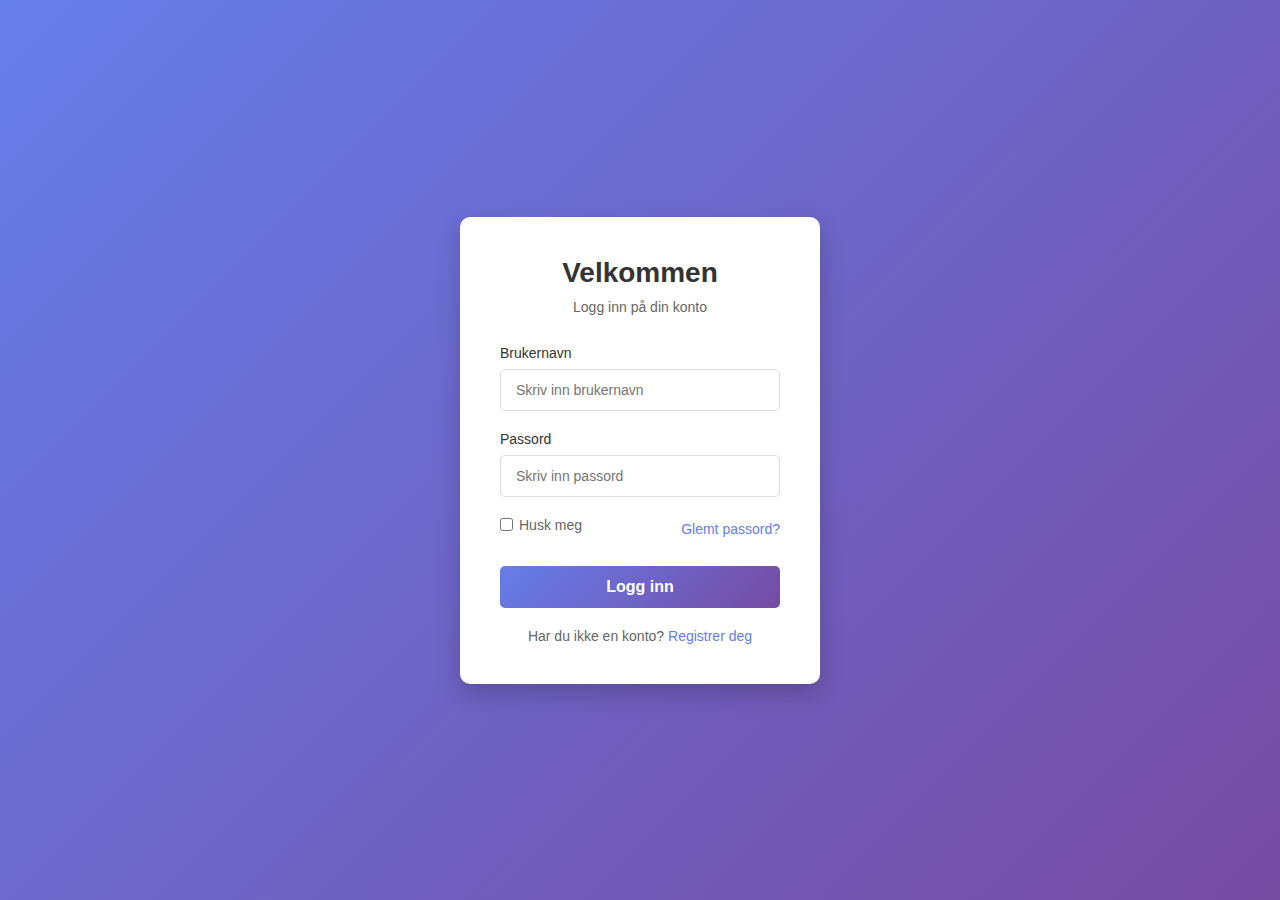
<file: index.html>
<!DOCTYPE html>
<html lang="no">
<head>
    <meta charset="UTF-8">
    <meta name="viewport" content="width=device-width, initial-scale=1.0">
    <title>Innlogging - DnD Planner</title>
    <link rel="stylesheet" href="styles.css">
</head>
<body>
    <div class="container">
        <div class="login-box">
            <h1>Velkommen</h1>
            <p class="subtitle">Logg inn på din konto</p>

            <form id="loginForm">
                <div class="form-group">
                    <label for="username">Brukernavn</label>
                    <input
                        type="text"
                        id="username"
                        name="username"
                        placeholder="Skriv inn brukernavn"
                        required
                    >
                </div>

                <div class="form-group">
                    <label for="password">Passord</label>
                    <input
                        type="password"
                        id="password"
                        name="password"
                        placeholder="Skriv inn passord"
                        required
                    >
                </div>

                <div class="form-options">
                    <label class="checkbox-label">
                        <input type="checkbox" id="remember">
                        <span>Husk meg</span>
                    </label>
                    <a href="#" class="forgot-password">Glemt passord?</a>
                </div>

                <button type="submit" class="btn-login">Logg inn</button>

                <div id="message" class="message"></div>
            </form>

            <p class="signup-text">
                Har du ikke en konto? <a href="#">Registrer deg</a>
            </p>
        </div>
    </div>

    <script src="main.js?v=2"></script>
</body>
</html>
</file>
<file: styles.css>
* {
    margin: 0;
    padding: 0;
    box-sizing: border-box;
}

body {
    font-family: 'Segoe UI', Tahoma, Geneva, Verdana, sans-serif;
    background: linear-gradient(135deg, #667eea 0%, #764ba2 100%);
    min-height: 100vh;
}

body:has(.container) {
    display: flex;
    align-items: center;
    justify-content: center;
}

.container {
    width: 100%;
    max-width: 400px;
    padding: 20px;
}

.login-box {
    background: white;
    border-radius: 10px;
    padding: 40px;
    box-shadow: 0 10px 25px rgba(0, 0, 0, 0.2);
}

h1 {
    color: #333;
    font-size: 28px;
    margin-bottom: 10px;
    text-align: center;
}

.subtitle {
    color: #666;
    text-align: center;
    margin-bottom: 30px;
    font-size: 14px;
}

.form-group {
    margin-bottom: 20px;
}

label {
    display: block;
    color: #333;
    font-size: 14px;
    font-weight: 500;
    margin-bottom: 8px;
}

input[type="text"],
input[type="password"] {
    width: 100%;
    padding: 12px 15px;
    border: 1px solid #ddd;
    border-radius: 5px;
    font-size: 14px;
    transition: border-color 0.3s;
}

input[type="text"]:focus,
input[type="password"]:focus {
    outline: none;
    border-color: #667eea;
}

.form-options {
    display: flex;
    justify-content: space-between;
    align-items: center;
    margin-bottom: 25px;
    font-size: 14px;
}

.checkbox-label {
    display: flex;
    align-items: center;
    cursor: pointer;
    color: #666;
}

.checkbox-label input {
    margin-right: 6px;
    cursor: pointer;
}

.forgot-password {
    color: #667eea;
    text-decoration: none;
    font-size: 14px;
}

.forgot-password:hover {
    text-decoration: underline;
}

.btn-login {
    width: 100%;
    padding: 12px;
    background: linear-gradient(135deg, #667eea 0%, #764ba2 100%);
    color: white;
    border: none;
    border-radius: 5px;
    font-size: 16px;
    font-weight: 600;
    cursor: pointer;
    transition: transform 0.2s, box-shadow 0.2s;
}

.btn-login:hover {
    transform: translateY(-2px);
    box-shadow: 0 5px 15px rgba(102, 126, 234, 0.4);
}

.btn-login:active {
    transform: translateY(0);
}

.message {
    margin-top: 15px;
    padding: 10px;
    border-radius: 5px;
    font-size: 14px;
    text-align: center;
    display: none;
}

.message.success {
    background-color: #d4edda;
    color: #155724;
    border: 1px solid #c3e6cb;
    display: block;
}

.message.error {
    background-color: #f8d7da;
    color: #721c24;
    border: 1px solid #f5c6cb;
    display: block;
}

.signup-text {
    text-align: center;
    margin-top: 20px;
    color: #666;
    font-size: 14px;
}

.signup-text a {
    color: #667eea;
    text-decoration: none;
    font-weight: 500;
}

.signup-text a:hover {
    text-decoration: underline;
}

/* Dashboard styling */
.dashboard-box {
    background: white;
    border-radius: 10px;
    padding: 60px;
    box-shadow: 0 10px 25px rgba(0, 0, 0, 0.2);
    display: flex;
    align-items: center;
    justify-content: center;
}

.btn-logout {
    padding: 15px 40px;
    background: linear-gradient(135deg, #667eea 0%, #764ba2 100%);
    color: white;
    border: none;
    border-radius: 5px;
    font-size: 18px;
    font-weight: 600;
    cursor: pointer;
    transition: transform 0.2s, box-shadow 0.2s;
}

.btn-logout:hover {
    transform: translateY(-2px);
    box-shadow: 0 5px 15px rgba(102, 126, 234, 0.4);
}

.btn-logout:active {
    transform: translateY(0);
}

/* Availability Calendar */
.availability-container {
    width: 100%;
    max-width: 1200px;
    margin: 0 auto;
    padding: 20px;
}

.header {
    display: flex;
    justify-content: space-between;
    align-items: center;
    background: white;
    padding: 20px 30px;
    border-radius: 10px;
    margin-bottom: 20px;
    box-shadow: 0 2px 10px rgba(0, 0, 0, 0.1);
}

.header h1 {
    font-size: 24px;
    color: #333;
    margin: 0;
}

.btn-logout-small {
    padding: 10px 20px;
    background: linear-gradient(135deg, #667eea 0%, #764ba2 100%);
    color: white;
    border: none;
    border-radius: 5px;
    font-size: 14px;
    font-weight: 600;
    cursor: pointer;
    transition: transform 0.2s, box-shadow 0.2s;
}

.btn-logout-small:hover {
    transform: translateY(-2px);
    box-shadow: 0 5px 15px rgba(102, 126, 234, 0.4);
}

.presets {
    background: white;
    padding: 20px 30px;
    border-radius: 10px;
    margin-bottom: 20px;
    box-shadow: 0 2px 10px rgba(0, 0, 0, 0.1);
}

.presets h3 {
    font-size: 16px;
    color: #333;
    margin-bottom: 15px;
}

.preset-buttons {
    display: flex;
    gap: 10px;
    flex-wrap: wrap;
}

.preset-btn {
    padding: 10px 20px;
    background: #f0f0f0;
    border: 2px solid #ddd;
    border-radius: 5px;
    font-size: 14px;
    font-weight: 500;
    cursor: pointer;
    transition: all 0.2s;
}

.preset-btn:hover {
    background: #e0e0e0;
    border-color: #667eea;
}

.preset-btn:active {
    transform: scale(0.98);
}

.calendar-wrapper {
    background: white;
    padding: 20px;
    border-radius: 10px;
    margin-bottom: 20px;
    box-shadow: 0 2px 10px rgba(0, 0, 0, 0.1);
    overflow-x: auto;
}

.calendar-grid {
    display: table;
    width: 100%;
    user-select: none;
}

.calendar-row {
    display: table-row;
}

.header-row {
    font-weight: 600;
}

.time-cell,
.day-cell,
.time-slot {
    display: table-cell;
    padding: 10px;
    text-align: center;
    border: 1px solid #e0e0e0;
}

.time-cell {
    background: #f8f8f8;
    font-size: 13px;
    color: #666;
    min-width: 70px;
    font-weight: 500;
}

.time-cell.corner {
    background: white;
    border: none;
}

.day-cell {
    background: #667eea;
    color: white;
    font-size: 14px;
    padding: 15px 10px;
}

.time-slot {
    cursor: pointer;
    transition: all 0.2s;
    min-width: 80px;
    height: 40px;
    background: #f9f9f9;
}

.time-slot:hover {
    background: #e8e8e8;
}

.time-slot.available {
    background: #4ade80;
    border-color: #22c55e;
}

.time-slot.available:hover {
    background: #22c55e;
}

.time-slot.unavailable {
    background: #f87171;
    border-color: #ef4444;
}

.time-slot.unavailable:hover {
    background: #ef4444;
}

.legend {
    background: white;
    padding: 15px 30px;
    border-radius: 10px;
    margin-bottom: 20px;
    box-shadow: 0 2px 10px rgba(0, 0, 0, 0.1);
    display: flex;
    gap: 30px;
    justify-content: center;
}

.legend-item {
    display: flex;
    align-items: center;
    gap: 10px;
    font-size: 14px;
    color: #666;
}

.legend-color {
    width: 30px;
    height: 20px;
    border-radius: 3px;
    border: 1px solid #ddd;
}

.legend-color.available {
    background: #4ade80;
}

.legend-color.unavailable {
    background: #f87171;
}

.notification {
    background: white;
    padding: 15px 30px;
    border-radius: 10px;
    box-shadow: 0 2px 10px rgba(0, 0, 0, 0.1);
    text-align: center;
    font-weight: 500;
    display: none;
}

.notification.success {
    background: #d4edda;
    color: #155724;
    border: 2px solid #c3e6cb;
}

.notification.error {
    background: #f8d7da;
    color: #721c24;
    border: 2px solid #f5c6cb;
}

/* Responsivitet */
@media (max-width: 768px) {
    .header {
        flex-direction: column;
        gap: 15px;
    }

    .header h1 {
        font-size: 20px;
    }

    .preset-buttons {
        flex-direction: column;
    }

    .preset-btn {
        width: 100%;
    }

    .calendar-wrapper {
        padding: 10px;
    }

    .time-slot,
    .time-cell,
    .day-cell {
        padding: 8px 5px;
        font-size: 12px;
        min-width: 50px;
    }

    .legend {
        flex-direction: column;
        gap: 10px;
    }
}

/* ========================= */
/* V3: Avatar-velger           */
/* ========================= */
.picker-container {
    max-width: 500px;
}

.picker-box {
    padding: 40px 30px;
}

.avatar-grid {
    display: flex;
    flex-wrap: wrap;
    gap: 15px;
    margin: 25px 0;
    justify-content: center;
}

.avatar-card {
    background: #f8f9fa;
    border: 2px solid #e0e0e0;
    border-radius: 12px;
    padding: 20px 10px;
    text-align: center;
    cursor: pointer;
    transition: all 0.2s;
    position: relative;
}

.avatar-card:hover {
    border-color: #667eea;
    transform: translateY(-4px);
    box-shadow: 0 8px 20px rgba(102, 126, 234, 0.3);
}

.avatar-icon {
    width: 50px;
    height: 50px;
    border-radius: 50%;
    background: linear-gradient(135deg, #667eea 0%, #764ba2 100%);
    color: white;
    font-size: 22px;
    font-weight: 700;
    display: flex;
    align-items: center;
    justify-content: center;
    margin: 0 auto 10px auto;
}

.avatar-name {
    font-size: 14px;
    font-weight: 600;
    color: #333;
}

.avatar-dm-badge {
    position: absolute;
    top: 8px;
    right: 8px;
    background: #fef3c7;
    color: #92400e;
    font-size: 10px;
    font-weight: 700;
    padding: 2px 6px;
    border-radius: 8px;
}

.btn-new-player {
    display: block;
    width: 100%;
    padding: 12px;
    background: white;
    color: #667eea;
    border: 2px dashed #667eea;
    border-radius: 5px;
    font-size: 15px;
    font-weight: 600;
    cursor: pointer;
    text-align: center;
    text-decoration: none;
    transition: all 0.2s;
}

.btn-new-player:hover {
    background: #667eea;
    color: white;
    border-style: solid;
}

.empty-state {
    text-align: center;
    padding: 30px 0;
    color: #999;
    font-size: 14px;
}

/* Avatar picker (registration) */
.avatar-picker {
    display: flex;
    gap: 10px;
    flex-wrap: wrap;
}

.avatar-option {
    width: 56px;
    height: 56px;
    border: 3px solid #e0e0e0;
    border-radius: 50%;
    cursor: pointer;
    transition: all 0.2s;
    display: flex;
    align-items: center;
    justify-content: center;
    overflow: hidden;
    padding: 3px;
}

.avatar-option:hover {
    border-color: #667eea;
    transform: scale(1.1);
}

.avatar-option.selected {
    border-color: #667eea;
    box-shadow: 0 0 0 3px rgba(102, 126, 234, 0.3);
}

.avatar-option .avatar-svg {
    width: 100% !important;
    height: 100% !important;
}

/* ========================= */
/* Slim Top Bar               */
/* ========================= */
.top-bar {
    display: flex;
    justify-content: space-between;
    align-items: center;
    padding: 10px 24px;
    max-width: 1200px;
    margin: 0 auto 16px auto;
    background: rgba(255, 255, 255, 0.85);
    backdrop-filter: blur(12px);
    -webkit-backdrop-filter: blur(12px);
    border-radius: 0 0 12px 12px;
    box-shadow: 0 2px 8px rgba(0, 0, 0, 0.08);
}

.top-bar-brand {
    font-size: 18px;
    font-weight: 700;
    color: #667eea;
}

.top-bar-user {
    display: flex;
    align-items: center;
    gap: 10px;
    font-size: 14px;
    color: #666;
}

/* ========================= */
/* Floating Action Bar (FAB)  */
/* ========================= */
.fab {
    position: fixed;
    bottom: max(20px, env(safe-area-inset-bottom));
    left: 50%;
    transform: translateX(-50%);
    display: flex;
    align-items: center;
    gap: 6px;
    padding: 10px 16px;
    background: rgba(255, 255, 255, 0.82);
    backdrop-filter: blur(16px);
    -webkit-backdrop-filter: blur(16px);
    border-radius: 50px;
    box-shadow: 0 4px 24px rgba(0, 0, 0, 0.15), 0 0 0 1px rgba(255, 255, 255, 0.2) inset;
    z-index: 900;
}

.fab-item {
    display: flex;
    flex-direction: column;
    align-items: center;
    gap: 2px;
    padding: 10px 24px;
    border-radius: 40px;
    text-decoration: none;
    color: #888;
    font-size: 12px;
    font-weight: 500;
    transition: all 0.25s ease;
    white-space: nowrap;
}

.fab-item:hover {
    color: #555;
    background: rgba(102, 126, 234, 0.08);
}

.fab-item.active {
    color: #fff;
    background: linear-gradient(135deg, #667eea 0%, #764ba2 100%);
}

.fab-icon {
    width: 26px;
    height: 26px;
    display: flex;
    align-items: center;
    justify-content: center;
}

.fab-icon svg {
    width: 100%;
    height: 100%;
}

.fab-label {
    font-size: 11px;
    line-height: 1.2;
}

/* Save button - hidden by default, slides in */
.fab-save {
    display: flex;
    flex-direction: column;
    align-items: center;
    gap: 2px;
    padding: 0;
    margin-left: 0;
    border: none;
    border-radius: 40px;
    background: linear-gradient(135deg, #22c55e 0%, #16a34a 100%);
    color: #fff;
    font-size: 10px;
    font-weight: 600;
    cursor: pointer;
    white-space: nowrap;
    overflow: hidden;
    max-width: 0;
    opacity: 0;
    transition: max-width 0.4s cubic-bezier(0.4, 0, 0.2, 1),
                opacity 0.3s ease 0.05s,
                padding 0.4s cubic-bezier(0.4, 0, 0.2, 1),
                margin-left 0.4s cubic-bezier(0.4, 0, 0.2, 1);
}

.fab-save.visible {
    max-width: 120px;
    opacity: 1;
    padding: 10px 24px;
    margin-left: 6px;
}

.fab-save:hover {
    background: linear-gradient(135deg, #16a34a 0%, #15803d 100%);
}

.fab-save:active {
    transform: scale(0.96);
}

.fab-save .fab-icon {
    width: 20px;
    height: 20px;
}

.fab-divider {
    width: 1px;
    height: 32px;
    background: rgba(0, 0, 0, 0.1);
    max-width: 0;
    opacity: 0;
    overflow: hidden;
    transition: max-width 0.4s cubic-bezier(0.4, 0, 0.2, 1),
                opacity 0.3s ease 0.05s,
                margin 0.4s cubic-bezier(0.4, 0, 0.2, 1);
    margin: 0;
}

.fab-divider.visible {
    max-width: 1px;
    opacity: 1;
    margin: 0 4px;
}

/* Bottom padding so content isn't hidden behind FAB */
body:has(.fab) .availability-container {
    padding-bottom: 100px;
}

/* ========================= */
/* V2: Gruppe-varmekart        */
/* ========================= */
.group-slot {
    cursor: pointer;
    font-size: 12px;
    font-weight: 600;
    color: white;
    text-shadow: 0 1px 2px rgba(0,0,0,0.3);
}

.heat-0 {
    background: #f0f0f0 !important;
    color: #999 !important;
    text-shadow: none !important;
}

.heat-1 {
    background: #fbbf24 !important;
}

.heat-2 {
    background: #fb923c !important;
}

.heat-3 {
    background: #4ade80 !important;
}

.legend-color.heat-0 { background: #f0f0f0; }
.legend-color.heat-1 { background: #fbbf24; }
.legend-color.heat-2 { background: #fb923c; }
.legend-color.heat-3 { background: #4ade80; }

.member-filter {
    background: white;
    padding: 20px 30px;
    border-radius: 10px;
    margin-bottom: 20px;
    box-shadow: 0 2px 10px rgba(0, 0, 0, 0.1);
}

.member-filter h3 {
    font-size: 16px;
    color: #333;
    margin-bottom: 10px;
}

.member-checkboxes {
    display: flex;
    flex-wrap: wrap;
    gap: 15px;
}

.member-checkbox-label {
    display: flex;
    align-items: center;
    gap: 5px;
    font-size: 14px;
    cursor: pointer;
    color: #555;
}

.member-count {
    font-size: 14px;
    color: #666;
}

.slot-detail {
    background: white;
    padding: 20px 30px;
    border-radius: 10px;
    margin-top: 20px;
    box-shadow: 0 2px 10px rgba(0, 0, 0, 0.1);
}

.slot-detail h3 {
    font-size: 16px;
    color: #333;
    text-align: left;
    margin-bottom: 10px;
}

.slot-detail ul {
    list-style: none;
    padding: 0;
}

.slot-detail li {
    padding: 8px 0;
    border-bottom: 1px solid #eee;
    font-size: 14px;
    color: #555;
}

.slot-detail li:last-child {
    border-bottom: none;
}

/* ========================= */
/* V2: Økt-anbefalinger        */
/* ========================= */
.session-config {
    background: white;
    padding: 20px 30px;
    border-radius: 10px;
    margin-bottom: 20px;
    box-shadow: 0 2px 10px rgba(0, 0, 0, 0.1);
}

.session-config h3 {
    font-size: 16px;
    color: #333;
    margin-bottom: 15px;
}

.config-row {
    display: flex;
    align-items: center;
    gap: 15px;
    margin: 15px 0;
    font-size: 14px;
    color: #555;
}

.config-row label {
    margin-bottom: 0;
}

.config-row select {
    padding: 8px 12px;
    border: 1px solid #ddd;
    border-radius: 5px;
    font-size: 14px;
}

.session-results {
    display: flex;
    flex-direction: column;
    gap: 10px;
}

.session-card {
    background: white;
    padding: 20px 25px;
    border-radius: 10px;
    box-shadow: 0 2px 10px rgba(0, 0, 0, 0.1);
    display: flex;
    align-items: center;
    gap: 20px;
}

.session-rank {
    font-size: 24px;
    font-weight: 700;
    color: #999;
    min-width: 50px;
    text-align: center;
}

.rank-gold { color: #f59e0b; }
.rank-silver { color: #9ca3af; }
.rank-bronze { color: #b45309; }

.session-info h3 {
    font-size: 16px;
    color: #333;
    text-align: left;
    margin-bottom: 5px;
}

.player-count {
    font-size: 13px;
    color: #666;
    margin-bottom: 8px;
}

.player-list {
    display: flex;
    flex-wrap: wrap;
    gap: 5px;
}

.player-tag {
    padding: 3px 10px;
    background: #e0e7ff;
    color: #4338ca;
    border-radius: 12px;
    font-size: 12px;
    font-weight: 500;
}

.dm-tag {
    background: #fef3c7;
    color: #92400e;
}

.no-results {
    background: white;
    padding: 40px;
    border-radius: 10px;
    text-align: center;
    box-shadow: 0 2px 10px rgba(0, 0, 0, 0.1);
}

.no-results h3 {
    color: #666;
}

.no-results p {
    color: #999;
    margin-top: 10px;
    font-size: 14px;
}

/* Edit avatar button on profile cards */
.btn-edit-avatar {
    position: absolute;
    bottom: 6px;
    right: 6px;
    width: 26px;
    height: 26px;
    border: none;
    border-radius: 50%;
    background: #667eea;
    color: white;
    font-size: 13px;
    cursor: pointer;
    display: flex;
    align-items: center;
    justify-content: center;
    opacity: 0;
    transition: opacity 0.2s;
    padding: 0;
    line-height: 1;
}

.avatar-card:hover .btn-edit-avatar {
    opacity: 1;
}

.btn-edit-avatar:hover {
    background: #764ba2;
}

/* Avatar editor overlay */
.avatar-editor-overlay {
    position: fixed;
    inset: 0;
    background: rgba(0, 0, 0, 0.4);
    display: flex;
    align-items: center;
    justify-content: center;
    z-index: 1000;
}

.avatar-editor {
    background: white;
    border-radius: 12px;
    padding: 25px 30px;
    box-shadow: 0 15px 40px rgba(0, 0, 0, 0.25);
    max-width: 360px;
    width: 90%;
}

.avatar-editor-title {
    font-size: 16px;
    font-weight: 600;
    color: #333;
    margin-bottom: 15px;
    text-align: center;
}

.btn-delete-player {
    display: block;
    width: 100%;
    margin-top: 18px;
    padding: 10px;
    background: none;
    color: #dc2626;
    border: 1px solid #dc2626;
    border-radius: 6px;
    font-size: 14px;
    font-weight: 500;
    cursor: pointer;
    transition: all 0.2s;
}

.btn-delete-player:hover {
    background: #dc2626;
    color: white;
}

.btn-nav-icon {
    width: 32px;
    height: 32px;
    border: none;
    border-radius: 50%;
    background: #f0f0f0;
    color: #555;
    font-size: 14px;
    cursor: pointer;
    display: flex;
    align-items: center;
    justify-content: center;
    transition: all 0.2s;
    padding: 0;
    line-height: 1;
}

.btn-nav-icon:hover {
    background: #667eea;
    color: white;
}

.profile-editor-label {
    font-size: 13px;
    font-weight: 600;
    color: #555;
    margin-bottom: 8px;
}

.profile-editor-checkbox {
    display: flex;
    align-items: center;
    gap: 8px;
    margin-top: 15px;
    font-size: 14px;
    color: #555;
    cursor: pointer;
}

.profile-editor-checkbox input {
    cursor: pointer;
}

/* ========================= */
/* Responsiv                  */
/* ========================= */
@media (max-width: 768px) {
    .top-bar {
        padding: 8px 16px;
        border-radius: 0 0 8px 8px;
    }

    .fab {
        bottom: max(12px, env(safe-area-inset-bottom));
        padding: 6px 8px;
        gap: 2px;
    }

    .fab-item {
        padding: 6px 10px;
    }

    .fab-icon {
        width: 20px;
        height: 20px;
    }

    .fab-label {
        font-size: 9px;
    }

    .fab-save.visible {
        padding: 6px 10px;
    }

    .session-card {
        flex-direction: column;
        text-align: center;
    }

    .config-row {
        flex-direction: column;
        align-items: flex-start;
        gap: 5px;
    }
}

@media (max-width: 380px) {
    .fab-label {
        display: none;
    }

    .fab-item {
        padding: 8px 12px;
    }
}
</file>
